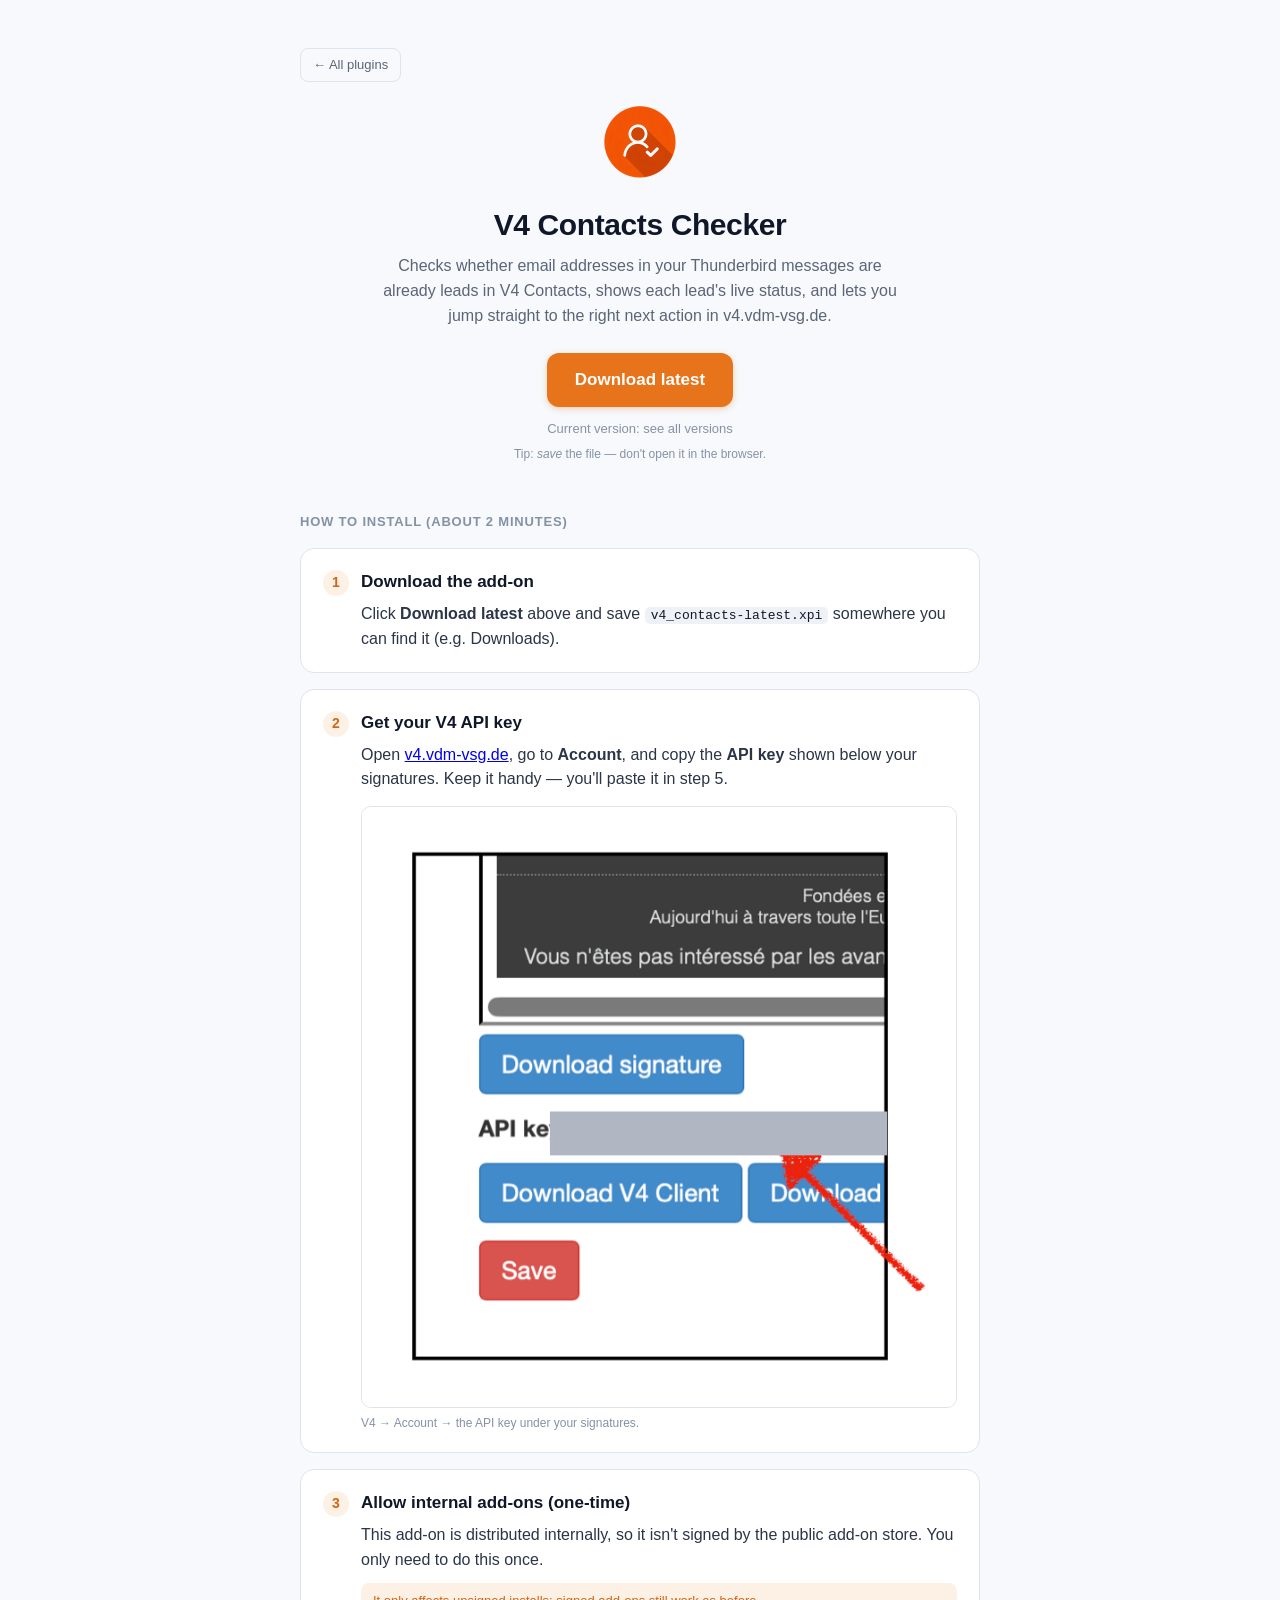
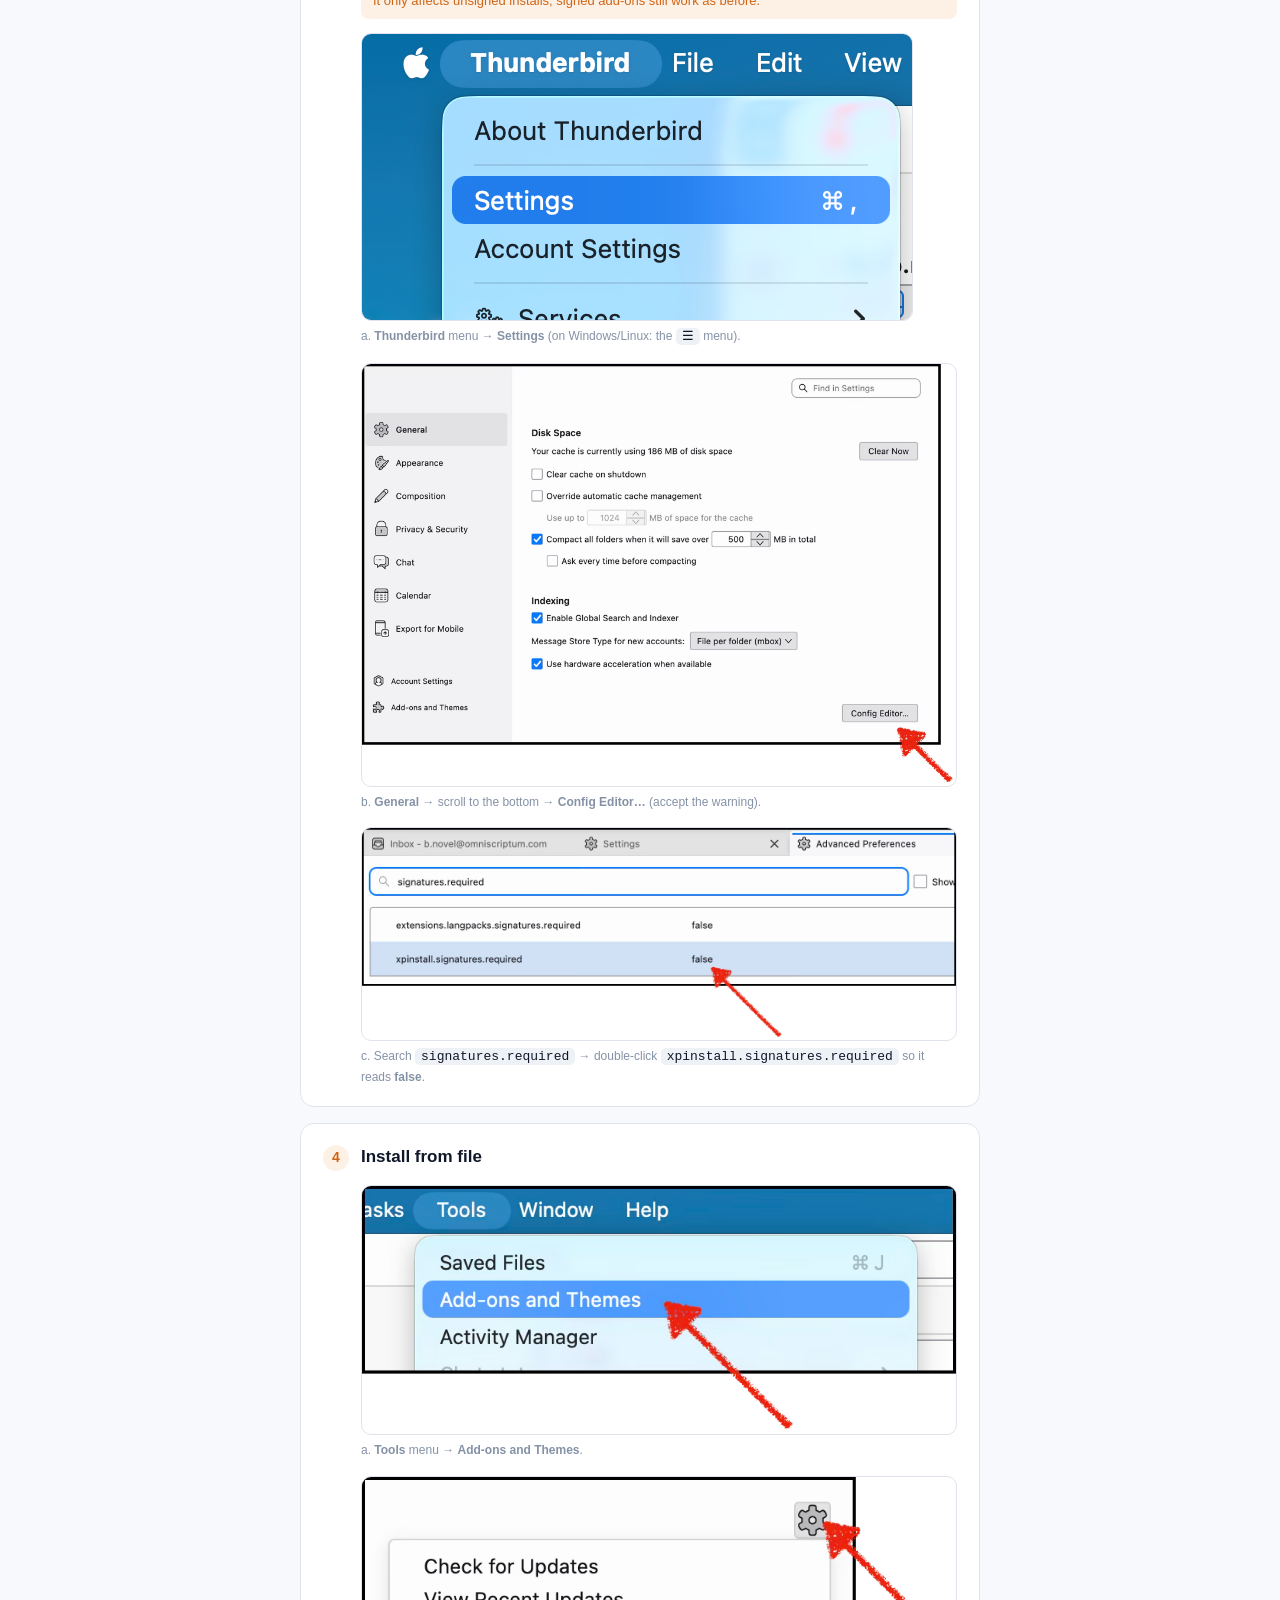
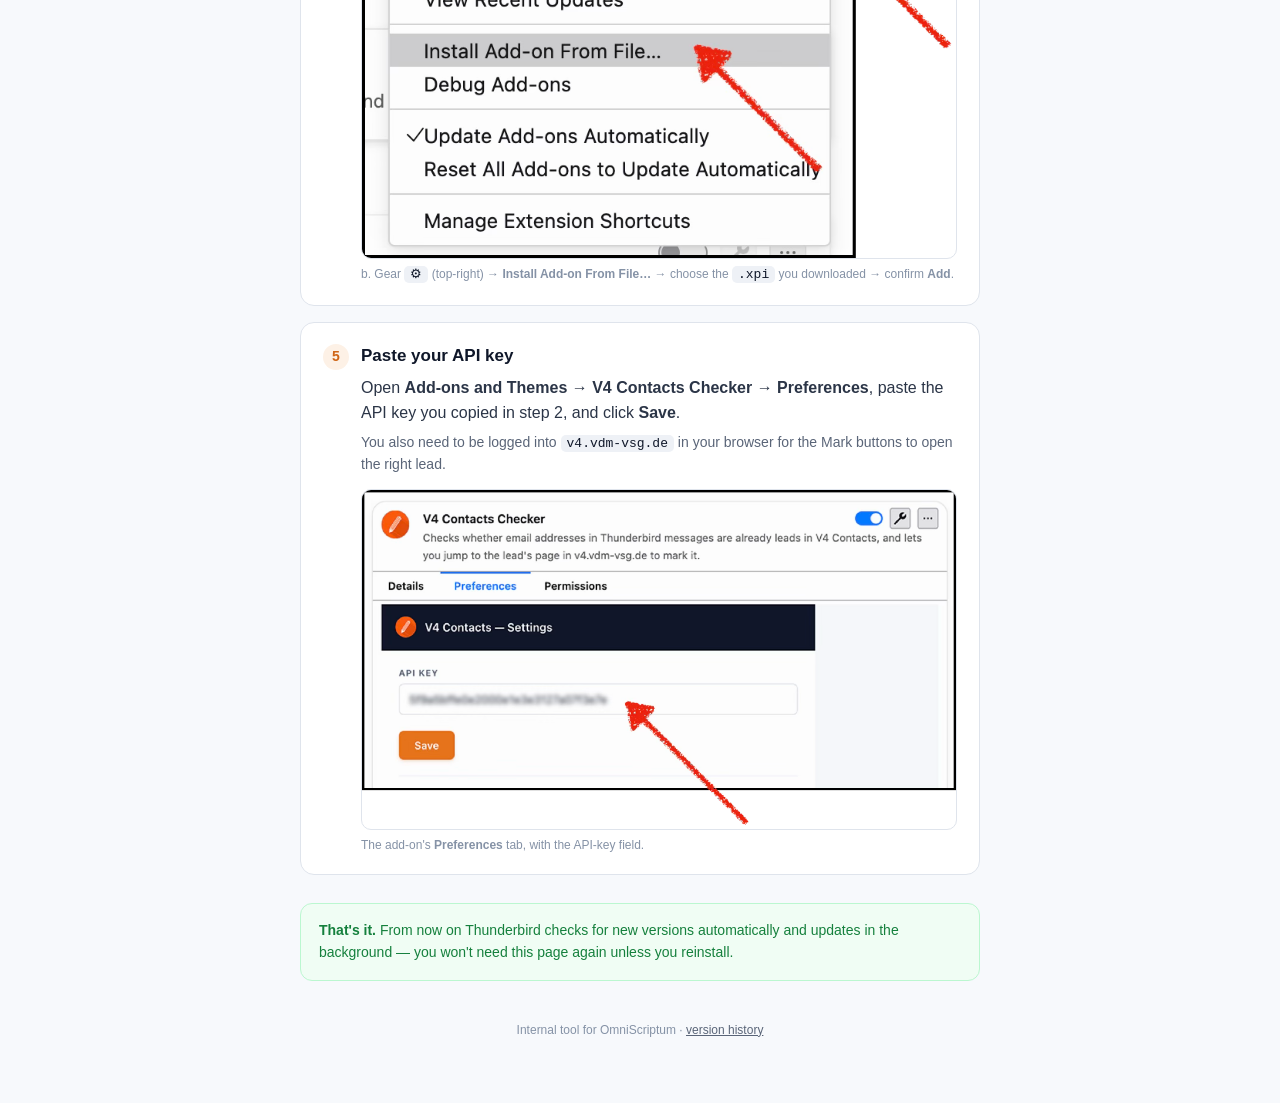
<file: docs/index.html>
<!doctype html>
<html lang="en">
<head>
  <meta charset="utf-8">
  <meta name="viewport" content="width=device-width, initial-scale=1">
  <title>V4 Contacts Checker — download & install</title>
  <style>
    :root {
      --ink-900:#0f1729; --ink-700:#2b3547; --ink-500:#5a6578; --ink-400:#8592a6;
      --ink-200:#dfe4ec; --ink-100:#eef1f6; --ink-50:#f7f9fc; --surface:#fff;
      --brand-500:#e7741b; --brand-600:#cf6516; --brand-100:#fdf1e6;
    }
    * { box-sizing:border-box; }
    body {
      margin:0; font-family:-apple-system,BlinkMacSystemFont,"Segoe UI",Inter,sans-serif;
      color:var(--ink-900); background:var(--ink-50); line-height:1.55;
      -webkit-font-smoothing:antialiased;
    }
    .wrap { max-width:720px; margin:0 auto; padding:48px 20px 64px; }
    .back-link { display:inline-flex; align-items:center; gap:6px; font-size:13px; font-weight:500;
      color:var(--ink-500); text-decoration:none; border:1px solid var(--ink-200);
      padding:6px 12px; border-radius:8px; margin-bottom:24px; }
    .back-link:hover { border-color:var(--ink-400); color:var(--ink-900); }
    .hero { text-align:center; }
    .hero img.logo { width:72px; height:72px; display:inline-block; }
    h1 { font-size:30px; margin:16px 0 6px; letter-spacing:-0.4px; }
    .tagline { color:var(--ink-500); font-size:16px; margin:0 auto 24px; max-width:520px; }
    .dl-btn {
      display:inline-flex; align-items:center; gap:10px; text-decoration:none;
      background:var(--brand-500); color:#fff; font-weight:600; font-size:17px;
      padding:14px 28px; border-radius:12px; box-shadow:0 2px 6px rgba(231,116,27,.3);
      transition:background .15s, transform .05s;
    }
    .dl-btn:hover { background:var(--brand-600); }
    .dl-btn:active { transform:scale(.98); }
    .ver { margin-top:12px; font-size:13px; color:var(--ink-400); }
    .save-note { margin-top:6px; font-size:12px; color:var(--ink-400); }

    .section-title { font-size:13px; font-weight:700; letter-spacing:.8px;
      text-transform:uppercase; color:var(--ink-400); margin:48px 0 16px; }

    .step {
      background:var(--surface); border:1px solid var(--ink-200); border-radius:14px;
      padding:20px 22px; margin-bottom:16px;
    }
    .step-head { display:flex; align-items:baseline; gap:12px; }
    .step-num {
      flex:0 0 auto; width:26px; height:26px; border-radius:50%;
      background:var(--brand-100); color:var(--brand-600); font-weight:700; font-size:14px;
      display:flex; align-items:center; justify-content:center; align-self:flex-start;
      margin-top:1px;
    }
    .step h3 { margin:0; font-size:17px; }
    .step p { margin:6px 0 0; color:var(--ink-700); }
    .step p.sub { color:var(--ink-500); font-size:14px; }
    .step code, .step kbd {
      background:var(--ink-100); border-radius:5px; padding:1px 6px; font-size:13px;
      font-family:ui-monospace,SFMono-Regular,Menlo,monospace; color:var(--ink-900);
    }
    .step ol, .step ul { margin:8px 0 0; padding-left:20px; color:var(--ink-700); }
    .step li { margin:3px 0; }
    .callout {
      margin-top:10px; font-size:13px; color:var(--brand-600);
      background:var(--brand-100); border-radius:8px; padding:8px 12px;
    }
    .step-body { padding-left:38px; }

    .shots { margin-top:14px; display:flex; flex-direction:column; gap:16px; }
    figure.shot { margin:0; }
    .shot-img { max-width:100%; border-radius:10px; border:1px solid var(--ink-200); display:block; }
    figure.shot figcaption { margin-top:6px; font-size:12px; color:var(--ink-400); }
    .shot-ph { display:none; }
    .shot.missing .shot-img { display:none; }
    .shot.missing .shot-ph {
      display:flex; align-items:center; justify-content:center; min-height:110px;
      border:2px dashed var(--ink-200); border-radius:10px; color:var(--ink-400);
      font-size:13px; background:var(--ink-50); text-align:center; padding:12px;
    }
    .shot-ph code { background:transparent; color:var(--ink-500); }

    .auto {
      margin-top:28px; background:#f0fdf4; border:1px solid #bbf7d0; border-radius:12px;
      padding:16px 18px; color:#15803d; font-size:14px;
    }
    .auto strong { color:#15803d; }
    footer { margin-top:40px; text-align:center; color:var(--ink-400); font-size:12px; }
    footer a { color:var(--ink-500); }
  </style>
</head>
<body>
  <div class="wrap">
    <a class="back-link" href="../">&larr; All plugins</a>
    <div class="hero">
      <img class="logo" src="images/logo-144.png" alt="" width="72" height="72">
      <h1>V4 Contacts Checker</h1>
      <p class="tagline">Checks whether email addresses in your Thunderbird messages are already
        leads in V4 Contacts, shows each lead's live status, and lets you jump straight to the
        right next action in v4.vdm-vsg.de.</p>
      <a class="dl-btn" id="dl" href="v4_contacts-latest.xpi" download>Download latest</a>
      <div class="ver">Current version: <span id="ver">latest</span></div>
      <div class="save-note">Tip: <em>save</em> the file — don't open it in the browser.</div>
    </div>

    <div class="section-title">How to install (about 2 minutes)</div>

    <div class="step">
      <div class="step-head">
        <span class="step-num">1</span>
        <div><h3>Download the add-on</h3></div>
      </div>
      <div class="step-body">
        <p>Click <strong>Download latest</strong> above and save
          <code>v4_contacts-latest.xpi</code> somewhere you can find it (e.g. Downloads).</p>
      </div>
    </div>

    <div class="step">
      <div class="step-head">
        <span class="step-num">2</span>
        <div><h3>Get your V4 API key</h3></div>
      </div>
      <div class="step-body">
        <p>Open <a href="https://v4.vdm-vsg.de" target="_blank" rel="noopener">v4.vdm-vsg.de</a>,
          go to <strong>Account</strong>, and copy the <strong>API key</strong> shown below your
          signatures. Keep it handy — you'll paste it in step&nbsp;5.</p>
        <div class="shots">
          <figure class="shot">
            <img class="shot-img" src="images/key-account.png" alt="Copy the API key from your V4 Account page"
                 onerror="this.closest('.shot').classList.add('missing')">
            <span class="shot-ph">Add <code>docs/images/key-account.png</code></span>
            <figcaption>V4 → Account → the API key under your signatures.</figcaption>
          </figure>
        </div>
      </div>
    </div>

    <div class="step">
      <div class="step-head">
        <span class="step-num">3</span>
        <div><h3>Allow internal add-ons (one-time)</h3></div>
      </div>
      <div class="step-body">
        <p>This add-on is distributed internally, so it isn't signed by the public add-on store.
          You only need to do this once.</p>
        <div class="callout">It only affects unsigned installs; signed add-ons still work as before.</div>
        <div class="shots">
          <figure class="shot">
            <img class="shot-img" src="images/allow-settings.png" alt="Open Thunderbird Settings"
                 onerror="this.closest('.shot').classList.add('missing')">
            <span class="shot-ph">Add <code>docs/images/allow-settings.png</code></span>
            <figcaption>a. <strong>Thunderbird</strong> menu → <strong>Settings</strong> (on Windows/Linux: the <kbd>&#9776;</kbd> menu).</figcaption>
          </figure>
          <figure class="shot">
            <img class="shot-img" src="images/allow-config.png" alt="Open the Config Editor"
                 onerror="this.closest('.shot').classList.add('missing')">
            <span class="shot-ph">Add <code>docs/images/allow-config.png</code></span>
            <figcaption>b. <strong>General</strong> → scroll to the bottom → <strong>Config Editor…</strong> (accept the warning).</figcaption>
          </figure>
          <figure class="shot">
            <img class="shot-img" src="images/allow-false.png" alt="Set xpinstall.signatures.required to false"
                 onerror="this.closest('.shot').classList.add('missing')">
            <span class="shot-ph">Add <code>docs/images/allow-false.png</code></span>
            <figcaption>c. Search <code>signatures.required</code> → double-click
              <code>xpinstall.signatures.required</code> so it reads <strong>false</strong>.</figcaption>
          </figure>
        </div>
      </div>
    </div>

    <div class="step">
      <div class="step-head">
        <span class="step-num">4</span>
        <div><h3>Install from file</h3></div>
      </div>
      <div class="step-body">
        <div class="shots">
          <figure class="shot">
            <img class="shot-img" src="images/install-addons.png" alt="Open Add-ons and Themes"
                 onerror="this.closest('.shot').classList.add('missing')">
            <span class="shot-ph">Add <code>docs/images/install-addons.png</code></span>
            <figcaption>a. <strong>Tools</strong> menu → <strong>Add-ons and Themes</strong>.</figcaption>
          </figure>
          <figure class="shot">
            <img class="shot-img" src="images/install-fromfile.png" alt="Install Add-on From File"
                 onerror="this.closest('.shot').classList.add('missing')">
            <span class="shot-ph">Add <code>docs/images/install-fromfile.png</code></span>
            <figcaption>b. Gear <kbd>&#9881;</kbd> (top-right) → <strong>Install Add-on From File…</strong>
              → choose the <code>.xpi</code> you downloaded → confirm <strong>Add</strong>.</figcaption>
          </figure>
        </div>
      </div>
    </div>

    <div class="step">
      <div class="step-head">
        <span class="step-num">5</span>
        <div><h3>Paste your API key</h3></div>
      </div>
      <div class="step-body">
        <p>Open <strong>Add-ons and Themes → V4 Contacts Checker → Preferences</strong>,
          paste the API key you copied in step&nbsp;2, and click <strong>Save</strong>.</p>
        <p class="sub">You also need to be logged into <code>v4.vdm-vsg.de</code> in your browser
          for the Mark buttons to open the right lead.</p>
        <div class="shots">
          <figure class="shot">
            <img class="shot-img" src="images/key-paste.png" alt="Paste the API key in Preferences"
                 onerror="this.closest('.shot').classList.add('missing')">
            <span class="shot-ph">Add <code>docs/images/key-paste.png</code></span>
            <figcaption>The add-on's <strong>Preferences</strong> tab, with the API-key field.</figcaption>
          </figure>
        </div>
      </div>
    </div>

    <div class="auto">
      <strong>That's it.</strong> From now on Thunderbird checks for new versions automatically and
      updates in the background — you won't need this page again unless you reinstall.
    </div>

    <footer>
      Internal tool for OmniScriptum ·
      <a href="https://davidbenwow.github.io/thunderbird-plugins/v4-contacts/updates.json">version history</a>
    </footer>
  </div>

  <script>
    fetch('https://davidbenwow.github.io/thunderbird-plugins/v4-contacts/updates.json')
      .then(function (r) { return r.json(); })
      .then(function (d) {
        var u = d.addons['v4-contacts@snap-collective.com'].updates[0];
        document.getElementById('ver').textContent = 'v' + u.version;
      })
      .catch(function () {
        document.getElementById('ver').textContent = 'see all versions';
      });
  </script>
</body>
</html>
</file>
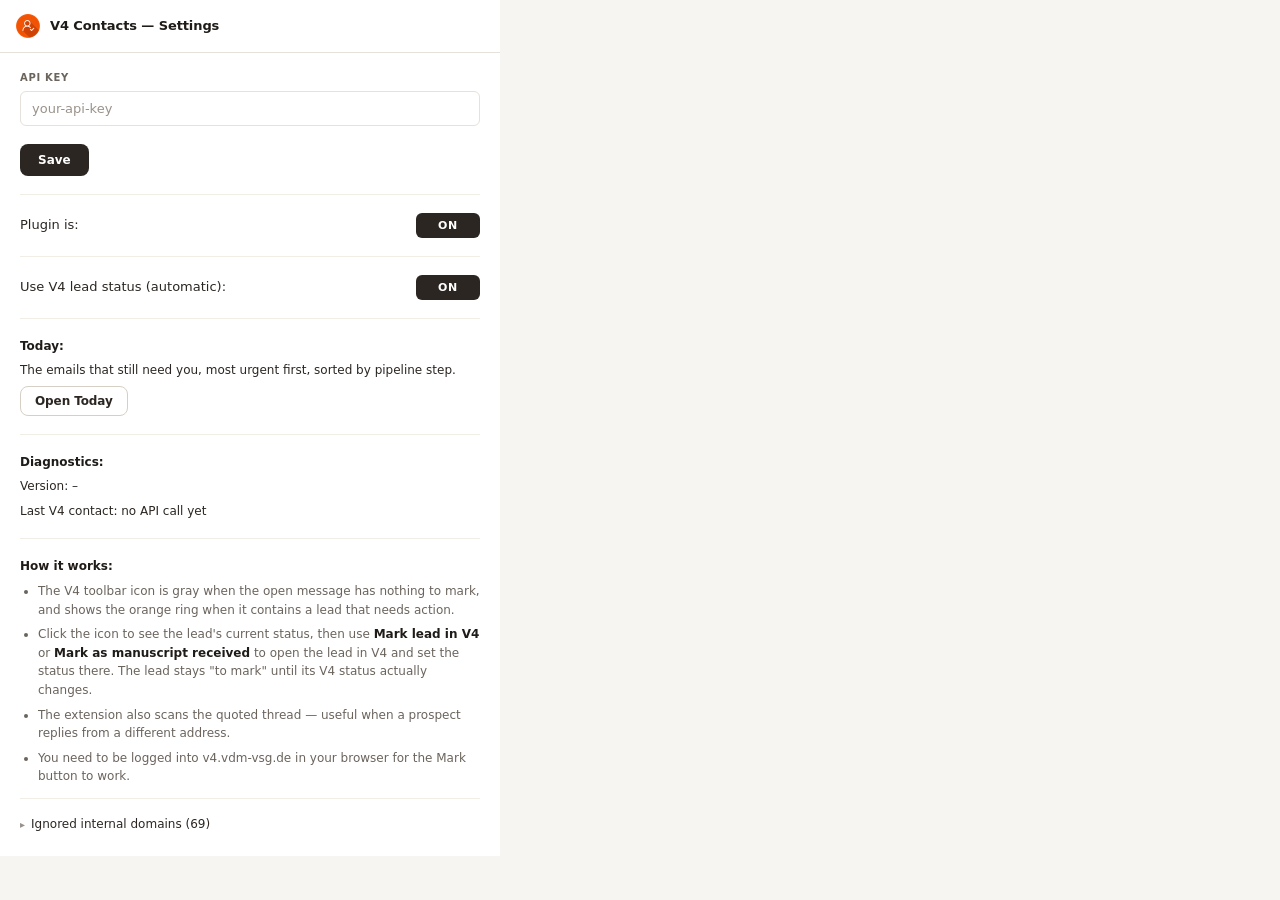
<file: src/popup-settings.html>
<!doctype html>
<html>
<head>
  <meta charset="utf-8">
  <link rel="stylesheet" href="styles/popup.css">
</head>
<body class="settings-body">
  <div class="v4-popup">
    <header>
      <img src="images/icon-48.png" alt="" class="v4-logo">
      <h1>V4 Contacts — Settings</h1>
    </header>

    <div class="settings-form">
      <label for="api-key">API key</label>
      <input id="api-key" type="text" placeholder="your-api-key">

      <div class="actions">
        <button id="save-btn" class="primary">Save</button>
        <span id="save-status"></span>
      </div>

      <hr>

      <div class="toggle-row">
        <span>Plugin is:</span>
        <button id="toggle-btn" class="toggle-on">ON</button>
      </div>

      <hr>

      <div class="toggle-row">
        <span title="Shows each lead's live V4 status (response, manuscript received, …) and the matching next action. Turn off to force the classic existence-only behavior.">Use V4 lead status (automatic):</span>
        <button id="status-mode-btn" class="toggle-on">ON</button>
      </div>

      <hr>

      <div class="hint-block" id="today-block">
        <p><strong>Today:</strong></p>
        <p class="diag-line">The emails that still need you, most urgent first, sorted by pipeline step.</p>
        <p class="diag-line"><button id="open-today" class="mark-btn" type="button">Open Today</button></p>
      </div>

      <hr>

      <div class="hint-block">
        <p><strong>Diagnostics:</strong></p>
        <p class="diag-line">Version: <span id="diag-version">–</span></p>
        <p class="diag-line">Last V4 contact: <span id="diag-lastcheck">no API call yet</span></p>
      </div>

      <hr>

      <div class="hint-block">
        <p><strong>How it works:</strong></p>
        <ul>
          <li>The V4 toolbar icon is gray when the open message has nothing to mark, and shows the orange ring when it contains a lead that needs action.</li>
          <li>Click the icon to see the lead's current status, then use <strong>Mark lead in V4</strong> or <strong>Mark as manuscript received</strong> to open the lead in V4 and set the status there. The lead stays "to mark" until its V4 status actually changes.</li>
          <li>The extension also scans the quoted thread — useful when a prospect replies from a different address.</li>
          <li>You need to be logged into v4.vdm-vsg.de in your browser for the Mark button to work.</li>
        </ul>

        <details class="domain-details">
          <summary>Ignored internal domains (69)</summary>
          <p>Addresses from these domains are never sent to the V4 API:</p>
          <ul class="domain-list" id="domain-list"></ul>
        </details>
      </div>
    </div>
  </div>

  <script src="scripts/internal-domains.js"></script>
  <script src="scripts/popup-settings.js"></script>
</body>
</html>
</file>
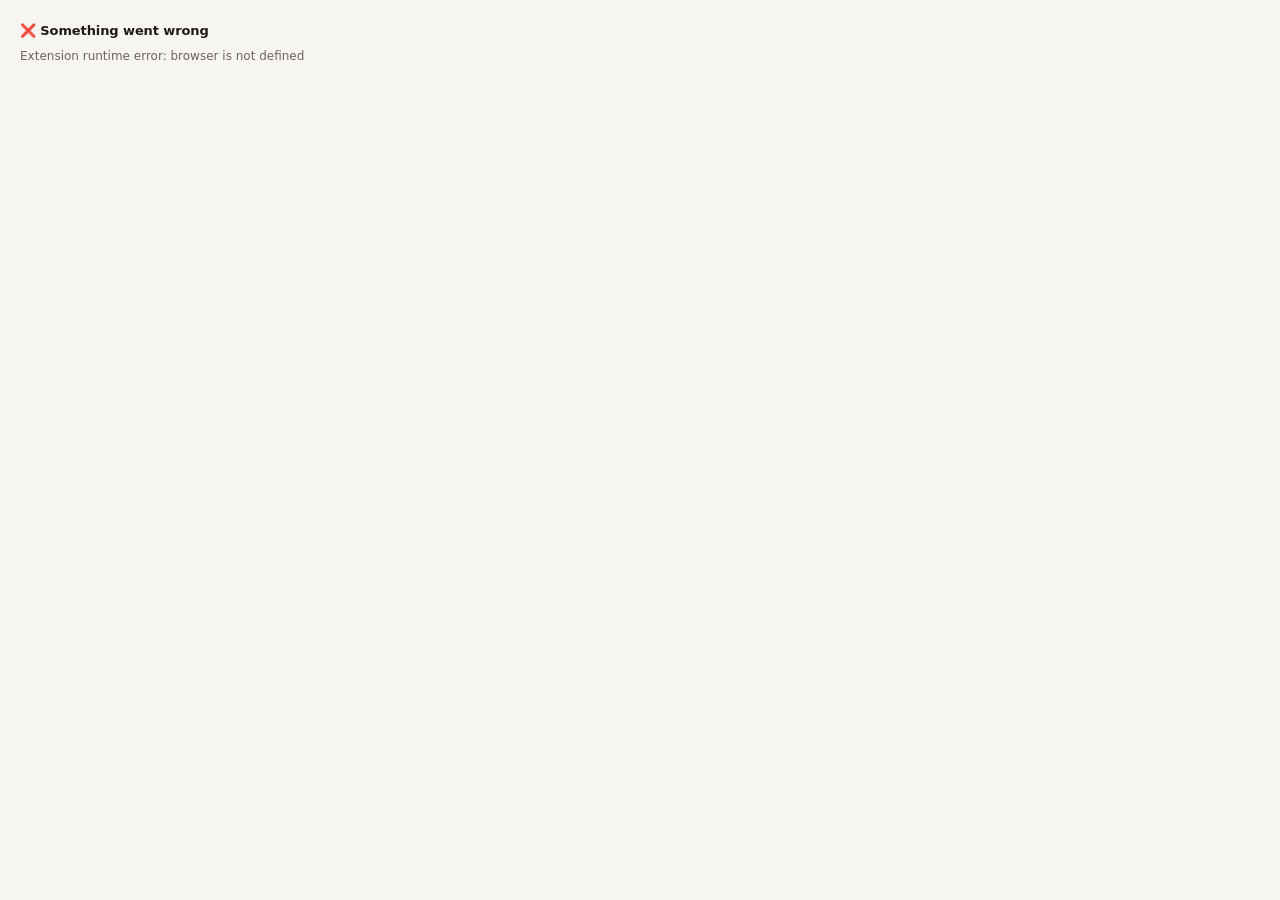
<file: src/popup-status.html>
<!doctype html>
<html>
<head>
  <meta charset="utf-8">
  <link rel="stylesheet" href="styles/popup.css">
</head>
<body>
  <div class="v4-popup wide">
    <!-- Loading -->
    <div id="state-loading" class="state">
      <div class="spinner"></div>
      <p>Checking email addresses…</p>
    </div>

    <!-- Config problems -->
    <div id="state-not-configured" class="state hidden">
      <p class="message">⚠️ Not configured</p>
      <p class="hint">Open <strong>Tools → Add-ons and Themes → V4 Contacts Checker → Preferences</strong> to enter your API key.</p>
    </div>

    <div id="state-disabled" class="state hidden">
      <p class="message">Plugin is off</p>
      <p class="hint">Enable it in the Add-ons Manager preferences page.</p>
    </div>

    <div id="state-error" class="state hidden">
      <p class="message">❌ Something went wrong</p>
      <p class="hint" id="error-detail"></p>
    </div>

    <!-- Nothing to show: message had no external addresses at all -->
    <div id="state-empty" class="state hidden">
      <p class="message">Nothing to check</p>
      <p class="hint">No external email addresses were found in this message.</p>
    </div>

    <!-- No leads to mark: addresses were checked, none are in V4 -->
    <div id="state-no-leads" class="hidden">
      <div class="no-leads-banner">
        <span class="no-leads-icon">✓</span>
        <div>
          <div class="no-leads-title">Nothing to mark in V4</div>
          <div class="no-leads-subtitle">None of the addresses in this message are leads in V4.</div>
        </div>
      </div>
    </div>

    <!-- Main results: leads to mark -->
    <div id="state-results" class="state-results hidden">
      <div id="leads-section" class="section section-primary"></div>
    </div>
  </div>

  <script src="scripts/lead-statuses.js"></script>
  <script src="scripts/popup-status.js"></script>
</body>
</html>
</file>
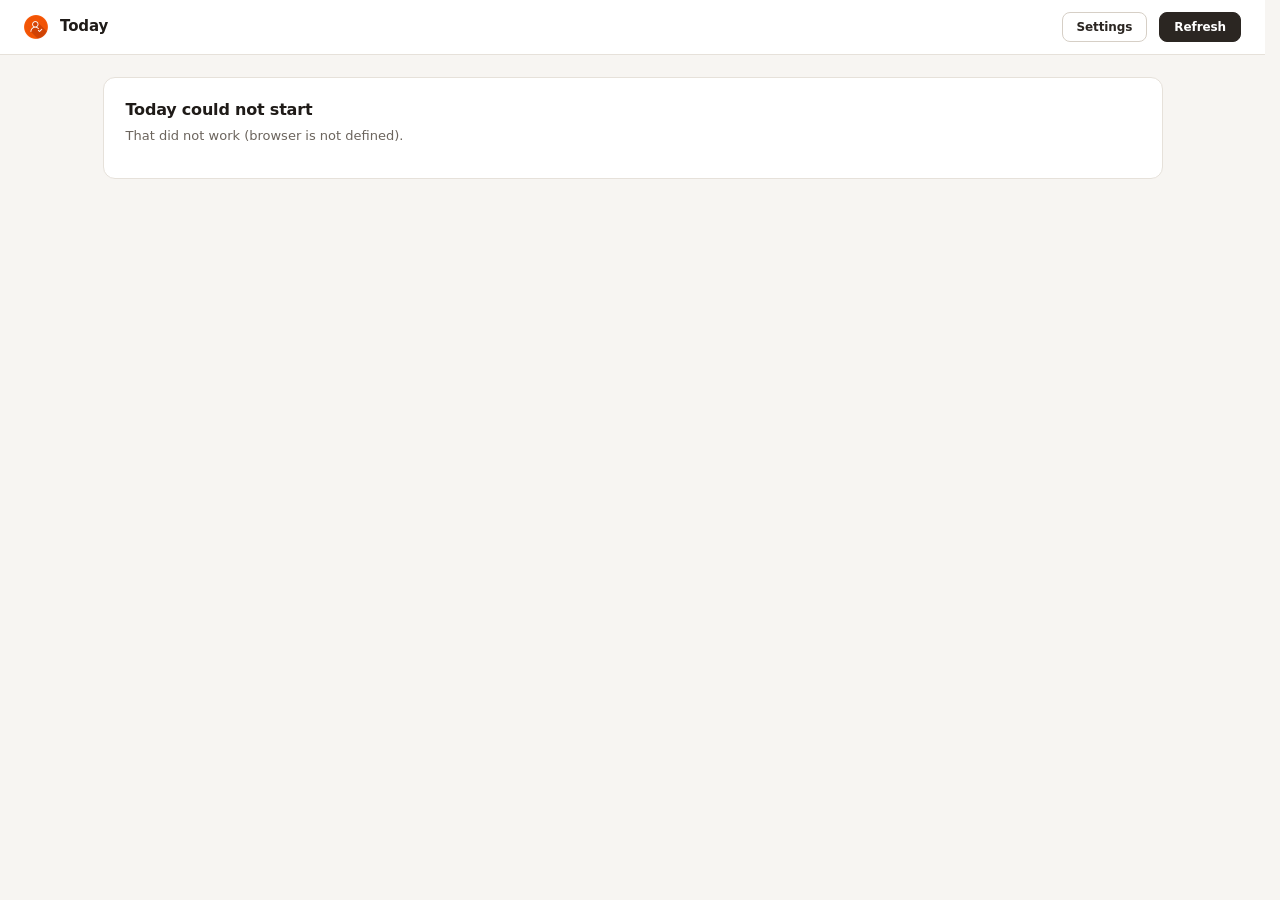
<file: src/triage.html>
<!doctype html>
<html lang="en">
<head>
  <meta charset="utf-8">
  <title>Today — V4 Contacts Checker</title>
  <link rel="stylesheet" href="styles/popup.css">
  <link rel="stylesheet" href="styles/triage.css">
</head>
<body class="triage-body">
  <header class="t-head">
    <img src="images/icon-48.png" alt="" class="v4-logo">
    <h1>Today</h1>
    <span class="t-spacer"></span>
    <button id="t-settings-btn" class="mark-btn" type="button" hidden>Settings</button>
    <button id="t-refresh" class="mark-btn act-manuscript" type="button" hidden>Refresh</button>
  </header>
  <div id="t-progress" class="t-progress" role="status" aria-live="polite" hidden></div>
  <main id="t-main" class="t-main"></main>
  <div id="t-toast" class="t-toast" role="status" aria-live="polite" hidden></div>

  <script src="scripts/triage-schema.js"></script>
  <script src="scripts/triage-page.js"></script>
</body>
</html>
</file>
<file: src/styles/popup.css>
/* =====================================================================
   V4 Contacts Checker stylesheet — "Ink and apricot" design language
   - Warm neutral base: cream page, white surfaces, hairline borders
   - Orange is the logo mark only — never a button, border or fill
   - One filled (ink) button per view; every other action is outlined
   - Status = tint + coloured text. The V4 hues keep their meaning
     (lime contacted → green responded → blue manuscript, red rejected)
     but live in the same muted register as the spec's status tokens
   ===================================================================== */

:root {
  /* Typography */
  --font-sans: -apple-system, BlinkMacSystemFont, "Inter", "Segoe UI",
               system-ui, Arial, sans-serif;

  /* Surfaces & borders */
  --page-bg:        #F7F5F2;
  --surface:        #FFFFFF;
  --surface-muted:  #F1EDE7;   /* file pill, neutral status pill */
  --surface-tint:   #FBF7F2;   /* manuscript file panel inside the card */
  --border:         #E6E1DA;   /* default hairline */
  --border-strong:  #D6CFC6;   /* outlined buttons, inputs */

  /* Text */
  --text-primary:   #1F1B18;
  --text-secondary: #6B645D;
  --text-muted:     #9A928A;
  --text-accent:    #9A4A22;   /* accent text on apricot/cream tints, links */

  /* Primary action — exactly one filled button per view */
  --primary:        #2B2622;
  --primary-hover:  #3D3631;
  --primary-active: #1F1B18;
  --on-primary:     #FFFFFF;

  /* Secondary / outlined action */
  --secondary-bg:       #FFFFFF;
  --secondary-border:   #D6CFC6;
  --secondary-text:     #2B2622;
  --secondary-hover-bg: #F7F5F2;

  /* Selected / apricot tint — the avatar initials */
  --selected-bg:     #FBEFE6;
  --selected-border: #F0C9AE;
  --selected-text:   #9A4A22;

  /* Focus ring & shape */
  --focus-ring:     0 0 0 2px #FFFFFF, 0 0 0 4px #9A4A22;
  --radius-control: 8px;
  --radius-card:    12px;

  /* Legacy neutral names, aliased to the spec tokens so every rule that
     still says --ink-* picks up the warm palette. */
  --ink-900: var(--text-primary);
  --ink-700: var(--primary);
  --ink-500: var(--text-secondary);
  --ink-400: var(--text-muted);
  --ink-300: var(--border-strong);
  --ink-200: var(--border);
  --ink-100: var(--surface-muted);
  --ink-50:  var(--page-bg);

  /* V4 status colour language — lime = contacted, green = responded,
     blue = manuscript, red = rejected. Green/red are the spec's
     success/danger tokens; lime and blue are derived at the same lightness
     and saturation so the four read as one family. A status is always
     shown as tint + coloured text (the spec's badge style), never as a
     white-on-colour fill. Consumed by the tracker (.c-*), the status pills
     (.st-*), the "opened" button and the list-row dots. TRACK_HEX in
     popup-status.js mirrors these for the rail gradient. */
  --st-lime:  #6D8E29;  --st-lime-bg:  #EFF4E6;
  --st-green: #2E7D57;  --st-green-bg: #E8F3EC;
  --st-blue:  #35688C;  --st-blue-bg:  #E6EEF4;
  --st-red:   #A32D2D;  --st-red-bg:   #FCEBEB;
  --st-warn:  #8F5719;  --st-warn-bg:  #FBF3E6;

  --status-used: var(--st-red);    --status-used-bg: var(--st-red-bg);
  --status-pend: var(--st-warn);   --status-pend-bg: var(--st-warn-bg);
  --status-ok:   var(--st-green);  --status-ok-bg:   var(--st-green-bg);
  --status-err:  var(--st-red);

  /* Elevation — neutral only; buttons carry no coloured shadow */
  --shadow-sm: 0 1px 2px rgba(31, 27, 24, 0.04);
  --shadow-md: 0 2px 8px rgba(31, 27, 24, 0.08);
}

* { box-sizing: border-box; }

html, body {
  margin: 0;
  padding: 0;
  font-family: var(--font-sans);
  font-size: 13px;
  line-height: 1.45;
  color: var(--ink-900);
  background: var(--ink-50);
  -webkit-font-smoothing: antialiased;
  text-rendering: optimizeLegibility;
}

body { min-width: 440px; max-width: 500px; }

.v4-popup { padding: 0; }

/* ========== Header ================================================== */
header {
  display: flex;
  align-items: center;
  gap: 10px;
  padding: 14px 16px;
  background: var(--surface);
  color: var(--text-primary);
  border-bottom: 1px solid var(--border);
}

.v4-logo {
  width: 24px;
  height: 24px;
  display: block;
}

header h1 {
  font-size: 13px;
  font-weight: 600;
  letter-spacing: -0.1px;
  margin: 0;
  color: var(--text-primary);
}

/* ========== State containers ======================================== */
.state      { padding: 22px 20px; }
.hidden     { display: none !important; }

#state-loading, #state-empty {
  text-align: center;
  padding: 36px 20px;
}

.message {
  font-size: 13px;
  font-weight: 600;
  color: var(--ink-900);
  margin: 0 0 6px;
  letter-spacing: -0.1px;
}

.hint {
  font-size: 12px;
  color: var(--ink-500);
  margin: 0;
  line-height: 1.5;
}

/* ========== Spinner ================================================= */
.spinner {
  width: 20px;
  height: 20px;
  border: 2px solid var(--ink-200);
  border-top-color: var(--primary);
  border-radius: 50%;
  animation: spin 0.7s cubic-bezier(0.5, 0.1, 0.5, 0.9) infinite;
  margin: 0 auto 12px;
}

@keyframes spin { to { transform: rotate(360deg); } }

/* ========== "No leads to mark" state ================================ */
.no-leads-banner {
  display: flex;
  align-items: center;
  gap: 14px;
  padding: 24px 20px;
  background: var(--surface);
}

.no-leads-icon {
  width: 28px;
  height: 28px;
  border-radius: 50%;
  background: var(--status-ok-bg);
  color: var(--status-ok);
  display: flex;
  align-items: center;
  justify-content: center;
  font-weight: 700;
  font-size: 14px;
  flex-shrink: 0;
  border: 1px solid var(--border);
}

.no-leads-title {
  font-size: 13px;
  font-weight: 600;
  color: var(--ink-900);
  letter-spacing: -0.1px;
  margin-bottom: 2px;
}

.no-leads-subtitle {
  font-size: 12px;
  color: var(--ink-500);
  line-height: 1.45;
}

/* ========== Sections ================================================ */
.section { background: var(--surface); }

.section-header {
  display: flex;
  align-items: center;
  gap: 8px;
  padding: 8px 14px;
  background: var(--ink-50);
  border-bottom: 1px solid var(--ink-100);
  font-size: 10px;
  font-weight: 700;
  text-transform: uppercase;
  letter-spacing: 0.8px;
  color: var(--ink-500);
  user-select: none;
}

.section-title { flex: 1; }

/* ========== Lead cards ============================================== */
.lead-row {
  display: flex;
  align-items: center;
  justify-content: space-between;
  gap: 12px;
  padding: 14px 16px;
  border-bottom: 1px solid var(--ink-100);
  background: var(--surface);
  position: relative;
  transition: background 0.15s ease;
}

.lead-row:last-child { border-bottom: none; }

.lead-row::before {
  content: "";
  position: absolute;
  left: 0;
  top: 0;
  bottom: 0;
  width: 3px;
  background: transparent;
}

.lead-row.status-used::before    { background: var(--status-used); }
.lead-row.status-pending::before { background: var(--status-pend); }

.lead-row-main {
  display: flex;
  align-items: center;
  gap: 12px;
  flex: 1;
  min-width: 0;
}

.lead-text {
  flex: 1;
  min-width: 0;
}

.lead-email {
  font-size: 13px;
  font-weight: 600;
  color: var(--ink-900);
  letter-spacing: -0.1px;
  overflow: hidden;
  text-overflow: ellipsis;
  white-space: nowrap;
  margin-bottom: 3px;
}

.lead-meta {
  display: flex;
  align-items: center;
  gap: 8px;
  flex-wrap: wrap;
}

.source-hint {
  font-size: 11px;
  color: var(--ink-400);
  font-weight: 500;
}

/* External-link arrow inside navigating buttons. */
.ext-arrow {
  font-size: 11px;
  opacity: 0.65;
  margin-left: 1px;
}

/* Manuscript badge: neutral capsule with a document glyph and the detected
   filename / transfer host. Informational — deliberately not colored. */
.ms-badge {
  display: inline-flex;
  align-items: center;
  gap: 5px;
  margin-top: 6px;
  max-width: 100%;
  font-size: 10px;
  font-weight: 500;
  color: var(--ink-500);
  background: var(--ink-100);
  padding: 2px 8px;
  border-radius: 999px;
}

.ms-badge .ms-glyph {
  width: 11px;
  height: 11px;
  flex-shrink: 0;
}

.ms-badge .ms-name {
  min-width: 0;        /* let the flex child shrink so ellipsis fires by width */
  overflow: hidden;
  text-overflow: ellipsis;
  white-space: nowrap;
}

/* Diagnostics lines on the settings page. */
.diag-line {
  font-size: 12px;
  color: var(--ink-500);
  margin: 2px 0;
}

/* ========== Single-lead identity header =============================== */
/* LEAD <email> [📄] [source] ......... [copy] — the email is who the popup
   is about; it lives in the header so the row below is free for the labeled
   status + action. The base .section-header uppercases text, so the email
   and source need text-transform: none. */
.section-label { flex: 0 0 auto; }

.section-spacer { flex: 1; }

.section-lead-email {
  text-transform: none;
  letter-spacing: -0.1px;
  font-size: 12px;
  font-weight: 600;
  color: var(--ink-700);
  min-width: 0;
  overflow: hidden;
  text-overflow: ellipsis;
  white-space: nowrap;
}

.section-lead-source {
  text-transform: none;
  letter-spacing: 0;
  font-size: 11px;
  font-weight: 500;
  color: var(--ink-400);
  white-space: nowrap;
}


.section-header .icon-btn {
  width: 26px;
  height: 26px;
  font-size: 12px;
  flex-shrink: 0;
}

/* Labeled single-lead row: two top-aligned columns, each with its own
   overline — CURRENT STATUS left, NEXT ACTION right. The manuscript pill
   right-aligns under the button it justifies. */
.lead-row.labeled { align-items: flex-start; }

.lead-row.labeled .lead-row-actions {
  flex-direction: column;
  align-items: flex-end;
  gap: 0;
}

.lead-row.labeled .lead-row-actions .status-overline {
  text-align: right;
}

.lead-row.labeled .ms-badge {
  margin-top: 7px;
  max-width: 230px;
}

/* Small uppercase label above the status headline in the single-lead view. */
.status-overline {
  font-size: 10px;
  font-weight: 600;
  text-transform: uppercase;
  letter-spacing: 0.7px;
  color: var(--ink-400);
  margin-bottom: 3px;
  user-select: none;
}

/* ========== Single-lead progress-tracker card ======================= */
/* The popup itself is the card (Thunderbird draws the floating panel), so
   the lead view fills it edge to edge — no nested frame, no gray gutter.
   The header's hairline is the only divider. */
.lead-card { background: var(--surface); }

.card-header {
  display: flex;
  align-items: center;
  gap: 12px;
  padding: 14px 16px;
  border-bottom: 1px solid var(--border);
}

.lead-avatar {
  width: 40px;
  height: 40px;
  border-radius: 50%;
  background: var(--selected-bg);
  color: var(--selected-text);
  font-size: 14px;
  font-weight: 700;
  letter-spacing: 0.5px;
  display: flex;
  align-items: center;
  justify-content: center;
  flex-shrink: 0;
}

.card-ident { flex: 1; min-width: 0; }

.card-ident-label {
  font-size: 10px;
  font-weight: 700;
  letter-spacing: 0.8px;
  text-transform: uppercase;
  color: var(--ink-400);
}

.card-ident-email {
  font-size: 16px;
  font-weight: 700;
  color: var(--ink-900);
  letter-spacing: -0.2px;
  overflow: hidden;
  text-overflow: ellipsis;
  white-space: nowrap;
}

/* Name-led header: person's name is the headline, email is the subtitle. */
.card-ident-name {
  font-size: 16px;
  font-weight: 700;
  color: var(--ink-900);
  letter-spacing: -0.2px;
  overflow: hidden;
  text-overflow: ellipsis;
  white-space: nowrap;
}

.card-ident-sub {
  font-size: 13px;
  font-weight: 500;
  color: var(--text-secondary);
  letter-spacing: -0.1px;
  overflow: hidden;
  text-overflow: ellipsis;
  white-space: nowrap;
}

.card-header .icon-btn { width: 34px; height: 34px; flex-shrink: 0; }

.card-body { padding: 14px 16px 16px; }

/* --- 3-step tracker --- */
.tracker { display: flex; align-items: flex-start; padding: 2px 2px 0; }

.track-node {
  display: flex;
  flex-direction: column;
  align-items: center;
  flex: 0 0 auto;
  min-width: 60px;
}

.node-circle {
  width: 30px;
  height: 30px;
  border-radius: 50%;
  box-sizing: border-box;
  background: transparent;
  border: 2px solid var(--ink-200);
  display: flex;
  align-items: center;
  justify-content: center;
  flex-shrink: 0;
}

.node-glyph { width: 16px; height: 16px; color: #fff; }

.track-node.n-done.c-lime   .node-circle { background: var(--st-lime); border-color: var(--st-lime); }
.track-node.n-done.c-green  .node-circle { background: var(--st-green); border-color: var(--st-green); }
.track-node.n-done.c-blue   .node-circle { background: var(--st-blue); border-color: var(--st-blue); }
.track-node.n-rejected      .node-circle { background: var(--st-red); border-color: var(--st-red); }
.track-node.n-current.c-lime  .node-circle { border: 2px dashed var(--st-lime); }
.track-node.n-current.c-green .node-circle { border: 2px dashed var(--st-green); }
.track-node.n-current.c-blue  .node-circle { border: 2px dashed var(--st-blue); }

/* The current step's dashed ring rotates slowly — a calm "you are here /
   do this next" marker. Slow (4s) so it reads as active, not a loading
   spinner. The circle is empty in the current state, so nothing inside spins.
   Off under reduced-motion. */
.track-node.n-current .node-circle { animation: v4-step-spin 4s linear infinite; }
@keyframes v4-step-spin { to { transform: rotate(360deg); } }
@media (prefers-reduced-motion: reduce) {
  .track-node.n-current .node-circle { animation: none; }
}

.node-label {
  margin-top: 8px;
  max-width: 84px;
  font-size: 12px;
  font-weight: 500;
  line-height: 1.2;
  text-align: center;
  color: var(--ink-400);
}

.track-node.c-lime  .node-label-em { color: var(--st-lime); font-weight: 700; }
.track-node.c-green .node-label-em { color: var(--st-green); font-weight: 700; }
.track-node.c-blue  .node-label-em { color: var(--st-blue); font-weight: 700; }
.track-node.c-red   .node-label-em { color: var(--st-red); font-weight: 700; }

/* Highlighted (settled) status: a tinted badge in the node's colour —
   the spec's "Ready" badge style (status-bg + status-text), so the live
   status reads at a glance and matches its circle above. No dot. */
.node-label-hl { padding: 4px 10px; border-radius: var(--radius-control); }
.track-node.c-green .node-label-hl { background: var(--st-green-bg); color: var(--st-green); }
.track-node.c-blue  .node-label-hl { background: var(--st-blue-bg);  color: var(--st-blue); }
.track-node.c-red   .node-label-hl { background: var(--st-red-bg);   color: var(--st-red); }

.track-conn {
  flex: 1 1 auto;
  height: 3px;
  border-radius: 2px;
  margin-top: 14px;
  /* colour is an inline linear-gradient set by makeConnector (blends between
     the two nodes it joins); --ink-200 is the fallback before that applies. */
  background: var(--ink-200);
}

/* --- card file pill (full-width) + caption + block button --- */
.ms-badge.badge-block {
  display: flex;
  width: 100%;
  box-sizing: border-box;
  margin-top: 16px;
  padding: 10px 12px;
  font-size: 12px;
  border-radius: var(--radius-control);
  background: var(--surface-tint);
  border: 1px solid var(--border);
  color: var(--text-primary);
}
.ms-badge.badge-block .ms-glyph { width: 14px; height: 14px; }
.ms-badge.badge-block .ms-name { flex: 1; }

.card-caption {
  margin-top: 12px;
  font-size: 12px;
  color: var(--ink-500);
  text-align: center;
}

.mark-btn.btn-block {
  display: flex;
  width: 100%;
  justify-content: center;
  box-sizing: border-box;
  margin-top: 12px;
  padding: 12px 14px;
  font-size: 14px;
  border-radius: var(--radius-control);
}

/* ========== V4 lead-status pill (status mode) ======================== */
/* Tinted badge: status-bg + status-text in the V4 status colour (green =
   response, blue = manuscript, red = rejected; neutral for no response), no
   dot — the same badge style as the tracker's highlighted label, so every
   status chip in the UI reads the same. */
.status-pill-wrap { line-height: 1; }

.status-pill {
  display: inline-flex;
  align-items: center;
  padding: 4px 10px;
  border-radius: var(--radius-control);
  font-size: 12.5px;
  font-weight: 600;
  letter-spacing: -0.1px;
  white-space: nowrap;
}

.st-gray  { background: var(--surface-muted); color: var(--text-secondary); }
.st-blue  { background: var(--st-blue-bg);    color: var(--st-blue); }
.st-green { background: var(--st-green-bg);   color: var(--st-green); }
.st-red   { background: var(--st-red-bg);     color: var(--st-red); }

/* Demoted email + source line under the status pill. */
.lead-subtitle {
  display: flex;
  align-items: center;
  gap: 6px;
  margin-top: 6px;
  min-width: 0;
}

.sub-email {
  font-size: 12px;
  font-weight: 500;
  color: var(--ink-400);
  overflow: hidden;
  text-overflow: ellipsis;
  white-space: nowrap;
}

.sub-sep    { color: var(--ink-300); font-size: 11px; }
.sub-source { color: var(--ink-300); font-size: 11px; font-weight: 500; }

/* ========== Action area ============================================= */
.lead-row-actions {
  display: flex;
  gap: 6px;
  align-items: center;
  flex-shrink: 0;
}

/* Buttons. Every .mark-btn is the outlined secondary by default;
   .act-manuscript is the view's single filled (ink) primary. */
.mark-btn {
  display: inline-flex;
  align-items: center;
  gap: 8px;
  padding: 7px 14px;
  background: var(--secondary-bg);
  color: var(--secondary-text);
  border: 1.5px solid var(--secondary-border);
  border-radius: var(--radius-control);
  font-size: 12px;
  font-weight: 600;
  font-family: inherit;
  letter-spacing: -0.1px;
  cursor: pointer;
  transition: all 0.12s cubic-bezier(0.2, 0, 0.2, 1);
}

.mark-btn:hover {
  background: var(--secondary-hover-bg);
  border-color: var(--secondary-border);
  color: var(--text-primary);
}

.mark-btn:active {
  background: var(--surface-muted);
}

.mark-btn:focus-visible {
  outline: none;
  box-shadow: var(--focus-ring);
}

.mark-glyph {
  width: 14px;
  height: 14px;
  flex-shrink: 0;
}

.mark-label { line-height: 1.3; }

/* Persisted "Opened in browser" state: green-tinted outline, still clickable
   so the user can re-open V4 for this lead if they need to. */
.mark-btn.opened {
  color: var(--st-green);
  border-color: var(--secondary-border);
  background: var(--st-green-bg);
}

.mark-btn.opened:hover {
  background: var(--st-green-bg);
  border-color: var(--st-green);
  color: var(--st-green);
}

.mark-check {
  display: inline-flex;
  align-items: center;
  justify-content: center;
  width: 16px;
  height: 16px;
  border-radius: 50%;
  background: var(--status-ok);
  color: white;
  font-weight: 700;
  font-size: 11px;
  line-height: 1;
  flex-shrink: 0;
}

/* Informational "Open in V4" — no action needed, muted outline */
.mark-btn.secondary {
  color: var(--secondary-text);
  border-color: var(--secondary-border);
  background: var(--secondary-bg);
}

.mark-btn.secondary:hover {
  background: var(--secondary-hover-bg);
  border-color: var(--secondary-border);
  color: var(--text-primary);
}

/* The manuscript mark-action is the one filled button in the view (ink
   primary). The step it advances to is coloured in the tracker right above,
   so the button itself carries no status colour. (The no_response CTA is
   intentionally neutral — a reply may be a response or a rejection — so it
   uses .secondary.) */
.mark-btn.act-manuscript {
  background: var(--primary);
  border-color: var(--primary);
  color: var(--on-primary);
}

.mark-btn.act-manuscript:hover {
  background: var(--primary-hover);
  border-color: var(--primary-hover);
  color: var(--on-primary);
}

.mark-btn.act-manuscript:active {
  background: var(--primary-active);
  border-color: var(--primary-active);
}

/* Suppress hover lift while a click is in flight */
.mark-btn.dispatching {
  opacity: 0.7;
  cursor: progress;
  transform: none !important;
}

/* Icon-only secondary button (copy) */
.icon-btn {
  width: 32px;
  height: 32px;
  border: 1px solid var(--border-strong);
  background: var(--secondary-bg);
  padding: 0;
  border-radius: var(--radius-control);
  font-size: 13px;
  cursor: pointer;
  display: flex;
  align-items: center;
  justify-content: center;
  color: var(--ink-500);
  transition: all 0.12s ease;
}

.icon-btn:hover {
  background: var(--secondary-hover-bg);
  border-color: var(--secondary-border);
  color: var(--text-primary);
}

.icon-btn:focus-visible { outline: none; box-shadow: var(--focus-ring); }

.icon-btn:active {
  background: var(--ink-100);
}

/* ========== Settings page =========================================== */
.settings-body { min-width: 380px; }

.settings-form {
  padding: 18px 20px;
  background: var(--surface);
}

.settings-form label {
  display: block;
  font-size: 10px;
  font-weight: 700;
  text-transform: uppercase;
  letter-spacing: 0.7px;
  color: var(--ink-500);
  margin-bottom: 5px;
  margin-top: 12px;
}

.settings-form label:first-child { margin-top: 0; }

.settings-form input[type="text"] {
  width: 100%;
  padding: 9px 11px;
  border: 1px solid var(--ink-200);
  border-radius: 6px;
  font-size: 13px;
  font-family: inherit;
  background: var(--surface);
  color: var(--ink-900);
  transition: all 0.12s ease;
}

.settings-form input[type="text"]:hover {
  border-color: var(--ink-300);
}

.settings-form input[type="text"]:focus {
  outline: none;
  border-color: var(--border-strong);
  box-shadow: var(--focus-ring);
}

.settings-form input[type="text"]::placeholder {
  color: var(--ink-400);
}

.actions {
  display: flex;
  align-items: center;
  gap: 12px;
  margin-top: 18px;
}

button.primary {
  background: var(--primary);
  color: var(--on-primary);
  border: none;
  padding: 9px 18px;
  border-radius: var(--radius-control);
  font-weight: 600;
  font-family: inherit;
  font-size: 12px;
  cursor: pointer;
  transition: background 0.12s ease;
}

button.primary:hover { background: var(--primary-hover); }
button.primary:active { background: var(--primary-active); }
button.primary:focus-visible { outline: none; box-shadow: var(--focus-ring); }

button.primary:active { transform: translateY(0); }

#save-status {
  font-size: 12px;
  color: var(--status-ok);
  font-weight: 600;
  opacity: 0;
  transition: opacity 0.2s ease;
}

#save-status:not(:empty) { opacity: 1; }

hr {
  border: none;
  border-top: 1px solid var(--ink-100);
  margin: 18px 0;
}

.toggle-row {
  display: flex;
  align-items: center;
  justify-content: space-between;
  font-size: 13px;
  color: var(--ink-700);
}

.toggle-on, .toggle-off {
  border: none;
  padding: 6px 18px;
  border-radius: 6px;
  font-weight: 700;
  font-family: inherit;
  font-size: 11px;
  letter-spacing: 0.6px;
  cursor: pointer;
  color: white;
  min-width: 64px;
  transition: all 0.12s ease;
}

.toggle-on  { background: var(--primary); }
.toggle-on:hover  { background: var(--primary-hover); }
.toggle-off { background: var(--ink-400); }
.toggle-off:hover { background: var(--ink-500); }

.hint-block {
  font-size: 12px;
  color: var(--ink-500);
  line-height: 1.55;
}

.hint-block p {
  margin: 0 0 6px 0;
  color: var(--ink-700);
}

.hint-block ul {
  margin: 0;
  padding-left: 18px;
}

.hint-block li {
  margin-bottom: 6px;
}

.hint-block li:last-child { margin-bottom: 0; }

.hint-block strong {
  color: var(--ink-900);
  font-weight: 600;
}

.hint-block em {
  color: var(--text-accent);
  font-style: normal;
  font-weight: 500;
}

/* Domain details (collapsible list of ignored internal domains) */
.domain-details {
  margin-top: 12px;
  border-top: 1px solid var(--ink-100);
  padding-top: 12px;
}

.domain-details summary {
  cursor: pointer;
  font-size: 12px;
  font-weight: 500;
  color: var(--ink-700);
  padding: 4px 0;
  user-select: none;
  list-style: none;
  display: flex;
  align-items: center;
  gap: 6px;
}

.domain-details summary::before {
  content: '▸';
  font-size: 10px;
  color: var(--ink-400);
  transition: transform 0.15s ease;
  display: inline-block;
}

.domain-details[open] summary::before {
  transform: rotate(90deg);
}

.domain-details summary::-webkit-details-marker { display: none; }

.domain-details > p {
  margin: 6px 0 8px 0;
  font-size: 11px;
  color: var(--ink-500);
}

.domain-list {
  columns: 2;
  column-gap: 16px;
  padding-left: 16px;
  margin: 0;
  font-size: 11px;
  color: var(--ink-500);
  font-family: ui-monospace, SFMono-Regular, Menlo, monospace;
  max-height: 260px;
  overflow-y: auto;
}

.domain-list li {
  margin-bottom: 3px;
  break-inside: avoid;
  list-style: disc;
}

/* ========== Entrance animation ====================================== */
@keyframes fade-in {
  from { opacity: 0; transform: translateY(3px); }
  to   { opacity: 1; transform: translateY(0); }
}

.section, .no-leads-banner {
  animation: fade-in 0.18s cubic-bezier(0.2, 0, 0.2, 1);
}
</file>
<file: src/styles/triage.css>
/* Today page. Tokens come from popup.css ("Ink and apricot"): orange is the logo
   only, one filled ink button per view, status = tint + coloured text. Priority
   is the one exception to "colour is for status": the band headings carry a
   traffic light (red / amber / green dots), the user's choice. */

:root { --prio-high: #B83A32; --prio-medium: #C9911F; --prio-low: #3E8A62; --prio-none: #A39A90; }
body.triage-body { min-width: 0; max-width: none; background: var(--page-bg); font-size: 13px; }
/* Room for the scrollbar is kept whether or not there is one. A long mailbox
   needs a scrollbar and a short one does not, and without this the page grew
   15px wider on the way from one to the other: everything centred moved
   7.5px, everything on the right 15px. */
html { scrollbar-gutter: stable; }

.t-head { position: sticky; top: 0; z-index: 5; padding: 12px 24px; gap: 12px; }
.t-head h1 { font-size: 15px; }
.t-spacer { flex: 1; }
.t-progress { position: relative; padding: 8px 24px 7px; font-size: 12px; color: var(--text-secondary); background: var(--surface); border-bottom: 1px solid var(--border); }
/* One thin bar across the whole scan, along the top edge of the status line. */
.t-progress-bar { position: absolute; left: 0; top: 0; height: 3px; background: var(--text-accent); transition: width 0.3s ease; }

/* The first time the page opens: a card that says which stage the scan is in. */
.t-ready-wrap { display: flex; justify-content: center; padding: 40px 0; }
.t-ready { width: 520px; max-width: 100%; box-sizing: border-box; background: var(--surface); border: 1px solid var(--border); border-radius: 16px; padding: 28px 30px 26px; }
.t-ready-title { margin: 0; font-size: 18px; font-weight: 600; letter-spacing: -0.2px; color: var(--text-primary); }
.t-ready-sub { margin: 4px 0 0; font-size: 12.5px; color: var(--text-muted); }
.t-ready-steps { list-style: none; margin: 22px 0 0; padding: 0; display: grid; gap: 18px; }
.t-ready-step { display: grid; grid-template-columns: 28px 1fr; gap: 14px; align-items: start; }
.t-ready-dot { width: 28px; height: 28px; border-radius: 50%; display: flex; align-items: center; justify-content: center;
  font-size: 12px; font-weight: 600; background: var(--surface-muted); color: var(--text-muted); }
.t-ready-dot svg { width: 13px; height: 13px; fill: none; stroke: currentColor; stroke-width: 2.4; stroke-linecap: round; stroke-linejoin: round; }
.t-ready-step.done .t-ready-dot { background: var(--primary); color: var(--on-primary); }
.t-ready-step.now .t-ready-dot { background: var(--selected-bg); color: var(--text-accent); box-shadow: 0 0 0 1.5px var(--selected-border); }
.t-ready-label { font-size: 13.5px; font-weight: 600; line-height: 28px; color: var(--text-primary); }
.t-ready-step.done .t-ready-label { font-weight: 500; color: var(--text-secondary); }
.t-ready-step.next .t-ready-label { font-weight: 500; color: var(--text-muted); }
.t-ready-meta { margin-top: 2px; font-size: 12px; color: var(--text-muted); }
.t-ready-bar { height: 6px; margin: 4px 0 6px; border-radius: 3px; background: var(--surface-muted); overflow: hidden; }
.t-ready-bar i { display: block; height: 100%; border-radius: 3px; background: var(--text-accent); transition: width 0.3s ease; }
@media (prefers-reduced-motion: reduce) { .t-progress-bar, .t-ready-bar i { transition: none; } }

.t-main { max-width: 1100px; margin: 0 auto; padding: 22px 20px 80px; }

.t-tiles { display: grid; grid-template-columns: repeat(6, minmax(0, 1fr)); gap: 10px; margin-bottom: 16px; }
.t-mailbox-l { color: var(--text-muted); font-size: 11px; letter-spacing: 0.6px; text-transform: uppercase; margin-bottom: 6px; }

/* The mailbox picker: a segmented control. Every segment is the same width
   whatever shape its logo is, which is also what lets the thumb be sized and
   moved in CSS alone — one segment wide, `--i` segments along. The width is
   fixed rather than taken from the widest logo: each render redraws the logos,
   and a width that followed them grew and shrank the whole control mid-slide. */
.t-seg-scroll { overflow-x: auto; margin-bottom: 16px; }
.t-seg { position: relative; display: inline-grid; grid-auto-flow: column; grid-auto-columns: 144px;
  padding: 4px; border-radius: 12px; background: var(--surface-muted); }
.t-seg-thumb { position: absolute; top: 4px; bottom: 4px; left: 4px; width: calc((100% - 8px) / var(--n));
  transform: translateX(calc(var(--i) * 100%)); border-radius: 9px; background: var(--surface);
  /* Chosen = white with the border of every outlined button on the page
     ("Open message", Settings): same colour, same 1.5px — and the same ring,
     drawn the same way, as a pressed pipeline card. */
  box-shadow: 0 0 0 1.5px var(--secondary-border), 0 1px 3px rgba(31, 27, 24, 0.10);
  transition: transform 0.32s cubic-bezier(0.3, 0.8, 0.2, 1); }
/* Above the thumb by document order, which is all the layering this needs. */
.t-seg-opt { position: relative; min-width: 0; overflow: hidden; display: flex; align-items: center; justify-content: center; height: 40px; padding: 0 16px;
  border: 0; border-radius: 9px; background: transparent; color: var(--text-secondary); font: inherit; font-size: 12.5px; cursor: pointer; }
.t-seg-opt.on { color: var(--text-primary); font-weight: 600; }
.t-seg-opt:focus-visible { outline: none; box-shadow: var(--focus-ring); }
.t-mailbox-name { overflow: hidden; text-overflow: ellipsis; white-space: nowrap; }
.t-mailbox-empty:not(.on) { opacity: 0.55; }
@media (prefers-reduced-motion: reduce) { .t-seg-thumb { transition: none; } }

/* Both limits, never a fixed pair: these wordmarks range from square to very
   wide, and a fixed height plus a max width would squash the wide ones. The
   unselected mailboxes are greyed, so only the one being worked on is in
   colour. The logo files have transparent backgrounds, so they sit on the
   grey track and on the white thumb alike with no box around them. */
.t-logo { max-height: 22px; max-width: 112px; width: auto; height: auto; display: block; object-fit: contain;
  filter: grayscale(1); opacity: 0.55; transition: filter 0.2s ease, opacity 0.2s ease; }
.t-seg-opt.on .t-logo, .t-seg-opt:hover .t-logo { filter: none; opacity: 1; }
.t-linkish { border: 0; background: none; padding: 0; font: inherit; color: var(--text-accent); cursor: pointer; text-decoration: underline; }
.t-linkish:disabled { color: var(--text-muted); text-decoration: none; cursor: default; }
.t-tile { background: var(--surface); border: 1px solid var(--border); border-radius: var(--radius-card); padding: 12px 13px;
  text-align: left; font: inherit; color: inherit; cursor: pointer; }
.t-tile:disabled { cursor: default; opacity: 0.55; }
.t-tile:not(:disabled):hover { border-color: var(--border-strong); }
/* One rule for "chosen", on the pipeline cards as on the mailbox picker: the
   chosen one is white with the outlined buttons' border, and every other card sits back in the
   track's grey — pressed or not, the unchosen ones stay muted. The ring is a
   shadow, not the border, so it is exactly the mailbox pill's ring and nothing
   shifts. A muted card still shows a border on hover, so it reads as a button. */
.t-tile:not(.on) { background: var(--surface-muted); border-color: transparent; }
.t-tile:not(.on) .t-tile-n { color: var(--text-secondary); }
.t-tile:not(.on) .t-tile-l { color: var(--text-muted); }
.t-tile.on, .t-tile.on:hover { border-color: transparent; background: var(--surface); box-shadow: 0 0 0 1.5px var(--secondary-border); }
.t-tile.on .t-tile-n, .t-tile.on .t-tile-l { color: var(--text-primary); }
.t-tile:focus-visible { outline: none; box-shadow: var(--focus-ring); }
.t-more-rows { margin-top: 10px; font-size: 12px; color: var(--text-secondary); border-color: transparent; }
.t-filter { display: flex; align-items: center; gap: 12px; margin: -6px 0 16px; color: var(--text-secondary); font-size: 12.5px; }
.t-tile-n { font-size: 20px; font-weight: 600; letter-spacing: -0.5px; line-height: 1.1; }
.t-tile-l { color: var(--text-secondary); font-size: 12px; margin-top: 3px; line-height: 1.3; }

.t-banner-action { display: flex; align-items: center; justify-content: space-between; gap: 12px; }
.t-banner { margin: 0 0 14px; padding: 10px 14px; border-radius: var(--radius-control); background: var(--st-warn-bg); color: var(--st-warn); font-size: 12.5px; }

.t-bulk { position: sticky; top: 56px; z-index: 4; display: flex; align-items: center; gap: 8px; margin-bottom: 10px; padding: 8px 12px;
  background: var(--surface); border: 1px solid var(--border-strong); border-radius: var(--radius-control); font-weight: 600; }
.t-bulk[hidden] { display: none; }

.t-group { margin-top: 18px; }
.t-group-head { display: flex; align-items: center; gap: 10px; width: 100%; text-align: left; border: 0; background: transparent; padding: 6px 2px 10px; cursor: pointer;
  font: 600 13px/1.2 var(--font-sans); color: var(--text-primary); }
.t-group-head:focus-visible { outline: none; box-shadow: var(--focus-ring); border-radius: 4px; }
/* A folded band says so in words, where the count ends. */
.t-group-head[aria-expanded="false"]::after { content: "show"; font-weight: 500; font-size: 12px; color: var(--text-muted); }
.t-group-head[aria-expanded="false"]:hover::after { color: var(--text-secondary); text-decoration: underline; }
.t-group-count { font: 500 11.5px/1 var(--font-sans); color: var(--text-secondary); background: var(--surface-muted); border-radius: 10px; padding: 3px 8px; }
/* The same heading with nothing to press, while a pipeline card is pressed. */
.t-group-label { cursor: default; }

/* Priority dots: a traffic light. */
.t-dots { display: inline-flex; gap: 3px; }
.t-dots i { width: 8px; height: 8px; border-radius: 50%; background: #E6E1DA; }
.t-dots-high i.on { background: var(--prio-high); }
.t-dots-medium i.on { background: var(--prio-medium); }
.t-dots-low i.on { background: var(--prio-low); }
.t-dots-none i.on { background: var(--prio-none); }

.t-card { background: var(--surface); border: 1px solid var(--border); border-radius: var(--radius-card); overflow: hidden; }
.t-rowwrap + .t-rowwrap { border-top: 1px solid var(--border); }

.t-row { display: grid; grid-template-columns: 18px 34px minmax(0, 1fr) auto; gap: 12px; align-items: center; padding: 12px 14px; cursor: pointer; }
.t-row:focus-visible { outline: none; box-shadow: inset 0 0 0 2px var(--text-accent); }
.t-row input[type="checkbox"], .t-check input, .t-picker input { accent-color: var(--primary); }
.t-avatar { width: 34px; height: 34px; font-size: 12px; }
.t-avatar.sys { background: var(--surface-muted); color: var(--text-secondary); }

.t-avatar.has-photo { padding: 0; overflow: hidden; }
.t-photo { width: 100%; height: 100%; object-fit: cover; display: block; border-radius: inherit; }
.t-mid { min-width: 0; }
.t-title { display: flex; gap: 8px; align-items: baseline; min-width: 0; }
.t-who { font-weight: 600; font-size: 13.5px; white-space: nowrap; overflow: hidden; text-overflow: ellipsis; }
.t-row.unread .t-who { font-weight: 700; }
/* How many messages a conversation row stands for. */
.t-count { margin-left: 6px; font-weight: 500; font-size: 11.5px; color: var(--text-muted); }
.t-subject { color: var(--text-muted); overflow: hidden; text-overflow: ellipsis; white-space: nowrap; min-width: 0; }
.t-reason { color: var(--text-secondary); overflow: hidden; text-overflow: ellipsis; white-space: nowrap; margin-top: 2px; }
/* Two lines of the message itself, so most rows need no expanding at all. */
.t-preview { color: var(--text-muted); font-size: 12px; line-height: 1.4; margin-top: 3px;
  display: -webkit-box; -webkit-line-clamp: 2; -webkit-box-orient: vertical; overflow: hidden; }
.t-meta { display: flex; flex-wrap: wrap; gap: 6px; align-items: center; margin-top: 6px; }
.t-book { color: var(--text-muted); font-size: 11.5px; }
.t-subject-line { font-weight: 600; margin-bottom: 2px; }
.t-why { color: var(--text-secondary); margin-bottom: 6px; }

.t-chip { display: inline-flex; align-items: center; padding: 2px 8px; border-radius: var(--radius-control); font-size: 11.5px; font-weight: 600; white-space: nowrap;
  background: var(--surface-muted); color: var(--text-secondary); }
.t-chip.t-warn { background: var(--st-warn-bg); color: var(--st-warn); }
.t-chip.t-ok { background: var(--st-green-bg); color: var(--st-green); }
.t-chip.t-blue { background: var(--st-blue-bg); color: var(--st-blue); }

.t-right { display: flex; align-items: center; gap: 12px; }
.t-right .t-chip { max-width: 220px; overflow: hidden; text-overflow: ellipsis; white-space: nowrap; }
.t-age { color: var(--text-muted); font-size: 11.5px; white-space: nowrap; min-width: 26px; text-align: right; }
.t-step, .t-more { padding: 5px 10px; font-size: 12px; }
.t-icon { padding: 4px; border-color: transparent; line-height: 0; color: var(--text-muted); }
.t-icon svg { width: 16px; height: 16px; fill: none; stroke: currentColor; stroke-width: 1.4; stroke-linecap: round; stroke-linejoin: round; display: block; }
.t-icon:hover { color: var(--text-primary); border-color: var(--border-strong); }
.t-icon:hover svg { stroke-width: 1.6; }
.t-more { border-color: transparent; color: var(--text-secondary); }

.t-note { margin: 6px 0 0; color: var(--text-secondary); font-size: 12px; }
.t-controls { display: flex; flex-wrap: wrap; gap: 8px; align-items: center; margin-top: 12px; }
.t-input { height: 30px; padding: 0 8px; border: 1px solid var(--border-strong); border-radius: var(--radius-control); background: var(--surface); color: var(--text-primary); font: inherit; font-size: 12.5px; }
.t-input { flex: 1; min-width: 240px; }
.t-input:focus-visible { outline: none; box-shadow: var(--focus-ring); }
.t-pre { margin: 8px 0 0; padding: 10px 12px; background: var(--surface); border: 1px solid var(--border); border-radius: var(--radius-control); font: 11.5px/1.5 ui-monospace, SFMono-Regular, Menlo, monospace; white-space: pre-wrap; overflow-wrap: anywhere; max-height: 260px; overflow: auto; }

.t-notice { background: var(--surface); border: 1px solid var(--border); border-radius: var(--radius-card); padding: 20px 22px; margin-bottom: 18px; }
.t-notice h2 { margin: 0 0 6px; font-size: 16px; letter-spacing: -0.2px; }
.t-notice h3 { margin: 18px 0 6px; font-size: 11px; font-weight: 600; letter-spacing: 0.6px; text-transform: uppercase; color: var(--text-muted); }
.t-notice p { margin: 0 0 12px; color: var(--text-secondary); }
.t-account { border: 1px solid var(--border); border-radius: var(--radius-control); margin: 0 0 10px; padding: 8px 12px; }
.t-account legend { font-weight: 600; padding: 0 4px; }
.t-folder { display: block; padding: 3px 0; }

.t-toast { position: fixed; left: 50%; bottom: 24px; transform: translateX(-50%); z-index: 10; display: flex; align-items: center; gap: 12px;
  padding: 10px 14px; border-radius: var(--radius-control); background: var(--primary); color: var(--on-primary); box-shadow: var(--shadow-md); }
.t-toast[hidden] { display: none; }
.t-toast-btn { background: transparent; color: var(--on-primary); border-color: rgba(255, 255, 255, 0.4); padding: 4px 10px; }
.t-toast-btn:hover { background: rgba(255, 255, 255, 0.12); color: var(--on-primary); border-color: rgba(255, 255, 255, 0.6); }

@media (max-width: 1040px) {
  .t-tiles { grid-template-columns: repeat(3, minmax(0, 1fr)) !important; }
}

@media (max-width: 760px) {
  .t-tiles { grid-template-columns: repeat(2, minmax(0, 1fr)) !important; }
  .t-row { grid-template-columns: 18px 34px minmax(0, 1fr); }
  .t-right { grid-column: 3; flex-wrap: wrap; }
}
</file>
